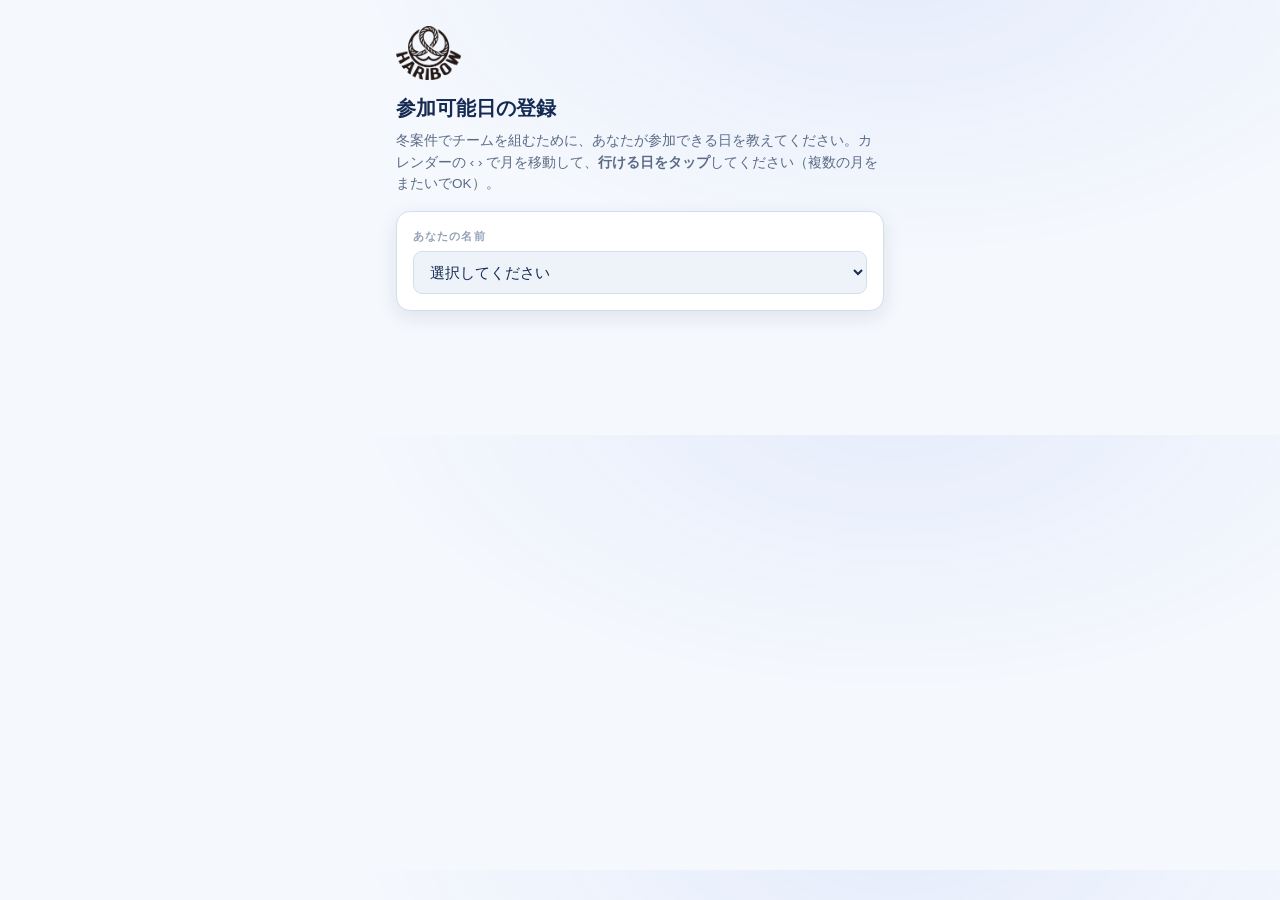
<file: availability.html>
<!DOCTYPE html>
<html lang="ja">
<head>
<meta charset="UTF-8">
<meta name="viewport" content="width=device-width, initial-scale=1.0">
<title>HARIBOW 参加可能日の登録</title>
<style>
:root{--bg:#f5f8fd;--panel:#ffffff;--line:#d3deec;--ink:#142a52;--dim:#5b6b86;--faint:#93a1b8;--blue:#2563eb;--ok:#1a9b66;--warn:#d1502f;--shadow:0 6px 20px rgba(20,42,82,.10)}
*{box-sizing:border-box}
body{margin:0;background:radial-gradient(900px 500px at 70% -10%,rgba(37,99,235,.08),transparent 60%),var(--bg);color:var(--ink);font-family:-apple-system,BlinkMacSystemFont,"Hiragino Sans","Noto Sans JP",sans-serif;font-feature-settings:"palt";-webkit-font-smoothing:antialiased;line-height:1.6}
.wrap{max-width:520px;margin:0 auto;padding:22px 16px 110px}
h1{font-size:20px;font-weight:800;margin:0 0 6px}
h1 b{color:var(--blue)}
.logo{height:54px;width:auto;display:block;margin:4px 0 12px}
.lead{color:var(--dim);font-size:13.5px;margin:0 0 16px}
.card{background:var(--panel);border:1px solid var(--line);border-radius:14px;box-shadow:var(--shadow);padding:16px;margin-bottom:14px}
label{display:block;font-size:11px;color:var(--faint);text-transform:uppercase;letter-spacing:.1em;font-weight:700;margin-bottom:6px}
select{width:100%;background:#eef3fa;border:1px solid var(--line);color:var(--ink);border-radius:9px;padding:11px 12px;font-size:15px;font-family:inherit}
.calhead{display:flex;align-items:center;justify-content:space-between;margin-bottom:10px}
.calhead .ym{font-size:17px;font-weight:800}
.nav{background:#eef3fa;border:1px solid var(--line);color:var(--blue);border-radius:9px;width:42px;height:38px;font-size:18px;font-weight:800;cursor:pointer}
.dow{display:grid;grid-template-columns:repeat(7,1fr);gap:4px;margin-bottom:4px}
.dow div{text-align:center;font-size:11px;color:var(--faint);font-weight:700;padding:2px 0}
.dow .sun{color:#d1502f}.dow .sat{color:#2563eb}
.grid{display:grid;grid-template-columns:repeat(7,1fr);gap:4px}
.day{aspect-ratio:1/1;border:1px solid var(--line);border-radius:9px;background:#fbfcfe;font-size:15px;font-weight:700;color:var(--ink);cursor:pointer;display:flex;align-items:center;justify-content:center;padding:0;-webkit-tap-highlight-color:transparent}
.day.blank{border:0;background:transparent;cursor:default}
.day.on{background:var(--ok);border-color:var(--ok);color:#fff;box-shadow:0 2px 8px rgba(26,155,102,.3)}
.day.today{outline:2px solid var(--blue);outline-offset:-2px}
.count{text-align:center;font-size:14px;color:var(--dim);margin:14px 0 4px}
.count b{color:var(--ok);font-size:18px}
.sel{font-size:12px;color:var(--faint);margin-top:6px;line-height:1.7;word-break:break-all}
.foot{position:fixed;left:0;right:0;bottom:0;padding:12px 16px calc(12px + env(safe-area-inset-bottom));background:linear-gradient(180deg,transparent,var(--bg) 30%)}
.foot .inner{max-width:520px;margin:0 auto}
.btn{width:100%;background:var(--blue);color:#fff;border:0;border-radius:11px;padding:15px;font-size:15px;font-weight:800;cursor:pointer;box-shadow:0 4px 16px rgba(37,99,235,.28)}
.btn:disabled{opacity:.5}
.err{color:var(--warn);font-size:13px;margin-top:8px;display:none;text-align:center}
.done{text-align:center;padding:50px 20px}
.done .ck{font-size:44px;color:var(--ok);font-weight:800}
.done h2{font-size:20px;margin:12px 0 6px}
.muted{color:var(--faint);font-size:12.5px}
#area{display:none}
.tip{background:rgba(37,99,235,.06);border:1px solid var(--line);border-radius:10px;padding:10px 12px;font-size:12.5px;color:var(--dim);margin-bottom:12px}
.qbtn{flex:1;background:#eef3fa;border:1px solid var(--line);color:var(--blue);border-radius:9px;padding:9px 6px;font-size:12.5px;font-weight:700;cursor:pointer;font-family:inherit}
.qbtn.clear{color:var(--dim)}
.myinfo{margin-bottom:12px}
.myinfo .rec{background:#f0f7f2;border:1px solid #bfe2cc;border-radius:10px;padding:11px 12px;font-size:12.5px;color:#1a6b47;margin-bottom:8px}
.myinfo .rec b{color:var(--ok)}
.myinfo .bk{background:rgba(37,99,235,.05);border:1px solid var(--line);border-radius:10px;padding:11px 12px;font-size:12.5px;color:var(--ink)}
.myinfo .bk .ttl{font-weight:800;color:var(--blue);margin-bottom:4px}
.myinfo .bk .row{color:var(--dim);padding:2px 0}
.myinfo .bk .row b{color:var(--ink)}
</style>
</head>
<body>
<div class="wrap">
  <img class="logo" src="assets/haribow-logo.png" alt="HARIBOW">
  <h1>参加可能日の登録</h1>
  <p class="lead">冬案件でチームを組むために、あなたが参加できる日を教えてください。カレンダーの ‹ › で月を移動して、<b>行ける日をタップ</b>してください（複数の月をまたいでOK）。</p>

  <div class="card">
    <label>あなたの名前</label>
    <select id="who"><option value="">選択してください</option></select>
  </div>

  <div id="area">
    <div id="myinfo"></div>
    <div class="tip">緑になっている日＝行ける日です。もう一度タップで解除。前回登録していれば自動で復元されます（送信すると上書き）。</div>
    <div class="card">
      <div class="calhead">
        <button class="nav" id="prev" type="button">‹</button>
        <div class="ym" id="ym"></div>
        <button class="nav" id="next" type="button">›</button>
      </div>
      <div style="display:flex;gap:8px;margin:0 0 10px">
        <button class="qbtn" id="monthAll" type="button">この月ぜんぶ選ぶ</button>
        <button class="qbtn" id="monthClear" type="button">この月をクリア</button>
      </div>
      <div class="dow"><div class="sun">日</div><div>月</div><div>火</div><div>水</div><div>木</div><div>金</div><div class="sat">土</div></div>
      <div class="grid" id="grid"></div>
      <div class="count">行ける日：<b id="cnt">0</b> 日</div>
      <div class="sel" id="sel"></div>
    </div>
  </div>

  <div class="done" id="done" style="display:none">
    <div class="ck">✓</div>
    <h2>登録ありがとうございました！</h2>
    <p class="muted">参加可能日を受け付けました。変更があればまたこのページから登録できます。</p>
    <button class="btn" id="backTop" type="button" style="display:block;max-width:260px;margin:22px auto 0">トップに戻る</button>
  </div>
</div>

<div class="foot" id="foot" style="display:none"><div class="inner">
  <button class="btn" id="send" type="button">この内容で送信する</button>
  <div class="err" id="err">行ける日が1日も選ばれていません。</div>
</div></div>

<script>
var GAS="https://script.google.com/macros/s/AKfycbyDIMQbIFqT5n4xoBF-tETojJbj79t5QUVoB21BFUcc4JknGS7FjLeEBuIqMZxc_ytA/exec";
var NAMES=["勝山誠也", "岸本汰陽", "稲葉大空", "福間天友", "藤嶋一晴", "前田航希", "黒岩基", "谷瑠奈", "杉本春樹", "高木 美幸", "京田幸隆", "武山 心", "瀬川浩生", "足立葵叶", "江尻 瑞輝", "竹中理貴", "牟田頼加", "佐藤善平", "宮川凛空", "角森弘太朗", "田丸拓也", "勇 奏太", "坂井奏", "堀越 優", "鈴木真海", "関野咲希", "西川世那", "飯田優佳", "三好薫月", "仁和柊人", "今村琳乃介", "二階堂笑穂", "城向葵", "伊藤奨悟", "門野暖大", "太田煌大", "山岸煌", "工藤美怜", "太田唄心", "菅原一真", "渡邉 沙來", "永井竜介", "正木菜海", "吉村悠里", "佐伯健太", "金箱秀亮", "佐藤姫礼", "鈴木梨優", "安田裕貴", "下村琉唯", "鈴木小暖", "徳永芹", "森哉大", "稗田悠介", "森大耀", "長谷川惺也", "山﨑理人", "服部快", "坂田潤弥", "加藤周平", "海野鷹幸", "松澤竜介", "井端真秀", "三輪卓海"];
var whoEl=document.getElementById("who");
// 名前リストは team-builder のメンバーマスタ（在籍者）に連動。取得失敗時は上の固定リストにフォールバック。
function fillNames(list){
  var cur=whoEl.value;
  whoEl.innerHTML='<option value="">選択してください</option>';
  list.forEach(function(n){var o=document.createElement("option");o.value=n;o.textContent=n;whoEl.appendChild(o);});
  if(cur)whoEl.value=cur;
}
fillNames(NAMES); // まず固定リストで即描画（体感速度＆オフライン保険）
(function(){
  var cb="__roster_"+Math.floor(Date.now()/1000);
  var done=false;
  window[cb]=function(res){ done=true;
    if(res&&res.ok&&res.names&&res.names.length){ NAMES=res.names; fillNames(NAMES); }
    try{delete window[cb];}catch(e){}
    if(s.parentNode)s.parentNode.removeChild(s);
  };
  var s=document.createElement("script");
  s.src=GAS+"?roster=1&callback="+cb;
  s.onerror=function(){ if(s.parentNode)s.parentNode.removeChild(s); }; // 失敗＝固定リスト維持
  document.body.appendChild(s);
  setTimeout(function(){ if(!done && s.parentNode)s.parentNode.removeChild(s); },8000);
})();

var selected={}; // "2026-10-05": true
var curY=2026, curM=10; // 既定=2026年10月
function pad(n){return (n<10?"0":"")+n;}
function key(y,m,d){return y+"-"+pad(m)+"-"+pad(d);}
function renderCal(){
  document.getElementById("ym").textContent=curY+"年"+curM+"月";
  var first=new Date(curY,curM-1,1).getDay();
  var days=new Date(curY,curM,0).getDate();
  var today=new Date(); var tk=key(today.getFullYear(),today.getMonth()+1,today.getDate());
  var g=document.getElementById("grid"); g.innerHTML="";
  for(var i=0;i<first;i++){var b=document.createElement("div");b.className="day blank";g.appendChild(b);}
  for(var d=1;d<=days;d++){
    var k=key(curY,curM,d);
    var b=document.createElement("button");b.type="button";b.className="day"+(selected[k]?" on":"")+(k===tk?" today":"");
    b.textContent=d; b.dataset.k=k;
    g.appendChild(b);
  }
  updateCount();
}
function updateCount(){
  var keys=Object.keys(selected).filter(function(k){return selected[k];}).sort();
  document.getElementById("cnt").textContent=keys.length;
  // 月ごとに要約
  var by={};
  keys.forEach(function(k){var p=k.split("-");var mk=(+p[0])+"年"+(+p[1])+"月";(by[mk]=by[mk]||[]).push(+p[2]);});
  document.getElementById("sel").innerHTML=Object.keys(by).map(function(mk){return mk+"："+by[mk].join("・")+"日";}).join("<br>");
}
document.getElementById("grid").addEventListener("click",function(e){
  var b=e.target.closest(".day"); if(!b||b.classList.contains("blank"))return;
  var k=b.dataset.k; if(selected[k]){delete selected[k];b.classList.remove("on");}else{selected[k]=true;b.classList.add("on");}
  updateCount();
});
document.getElementById("prev").addEventListener("click",function(){curM--;if(curM<1){curM=12;curY--;}renderCal();});
document.getElementById("next").addEventListener("click",function(){curM++;if(curM>12){curM=1;curY++;}renderCal();});
whoEl.addEventListener("change",function(){
  var on=!!whoEl.value;
  document.getElementById("area").style.display=on?"block":"none";
  document.getElementById("foot").style.display=on?"block":"none";
  selected={};
  document.getElementById("myinfo").innerHTML="";
  if(on){ renderCal(); loadMyData(whoEl.value); }
});
// 本人の登録済み参加可能日＋確定案件をJSONPで取得して復元・表示
var jsonpN=0;
function loadMyData(name){
  var fn="mydata_cb_"+(jsonpN++);
  var box=document.getElementById("myinfo");
  box.innerHTML='<div class="rec" style="color:var(--dim);background:#f5f8fd;border-color:var(--line)">読み込み中…</div>';
  var done=false;
  var to=setTimeout(function(){ if(done)return; done=true; box.innerHTML=""; cleanup(); },6000);
  function cleanup(){ try{delete window[fn];}catch(e){window[fn]=null;} var s=document.getElementById(fn); if(s)s.remove(); }
  window[fn]=function(res){
    if(done)return; done=true; clearTimeout(to); cleanup();
    if(whoEl.value!==name)return; // 選択が変わっていたら無視
    var html="";
    // 前回登録の復元
    if(res&&res.dates&&res.dates.length){
      res.dates.forEach(function(d){ selected[d]=true; });
      html+='<div class="rec">前回登録した参加可能日（<b>'+res.dates.length+'日</b>）を復元しました。修正して送信すると上書きされます。</div>';
      // 最初の登録日の月にジャンプ
      var f=res.dates.slice().sort()[0].split("-");
      curY=+f[0]; curM=+f[1];
      renderCal();
    }
    // 確定した案件（稼働状況）
    if(res&&res.bookings&&res.bookings.length){
      var rows=res.bookings.map(function(b){
        return '<div class="row"><b>'+esc(b.name)+'</b>　'+esc(b.start)+' 〜 '+esc(b.end)+'</div>';
      }).join("");
      html+='<div class="bk"><div class="ttl">あなたが参加確定している案件</div>'+rows+'<div class="row" style="margin-top:6px;font-size:11.5px;color:var(--faint)">この期間はすでに稼働予定として登録されています。</div></div>';
    }
    box.innerHTML=html;
  };
  var s=document.createElement("script");
  s.id=fn; s.src=GAS+"?mydata="+encodeURIComponent(name)+"&callback="+fn;
  s.onerror=function(){ if(done)return; done=true; clearTimeout(to); box.innerHTML=""; cleanup(); };
  document.body.appendChild(s);
}
function esc(s){return String(s==null?"":s).replace(/[&<>"]/g,function(c){return {"&":"&amp;","<":"&lt;",">":"&gt;",'"':"&quot;"}[c];});}
// 月まとめ選択／クリア
document.getElementById("monthAll").addEventListener("click",function(){
  var days=new Date(curY,curM,0).getDate();
  for(var d=1;d<=days;d++){ selected[key(curY,curM,d)]=true; }
  renderCal();
});
document.getElementById("monthClear").addEventListener("click",function(){
  var days=new Date(curY,curM,0).getDate();
  for(var d=1;d<=days;d++){ delete selected[key(curY,curM,d)]; }
  renderCal();
});
document.getElementById("send").addEventListener("click",function(){
  var name=whoEl.value; if(!name)return;
  var dates=Object.keys(selected).filter(function(k){return selected[k];}).sort();
  if(!dates.length){document.getElementById("err").style.display="block";return;}
  var btn=document.getElementById("send");btn.disabled=true;btn.textContent="送信中…";
  fetch(GAS,{method:"POST",mode:"no-cors",headers:{"Content-Type":"text/plain;charset=utf-8"},
    body:JSON.stringify({type:"availability",name:name,dates:dates})})
    .then(finish).catch(finish);
  setTimeout(finish,4000);
});
document.getElementById("backTop").addEventListener("click",function(){ window.scrollTo(0,0); location.reload(); });
var fin=false;function finish(){if(fin)return;fin=true;
  document.getElementById("area").style.display="none";
  document.querySelectorAll(".card").forEach(function(c){c.style.display="none";});
  document.querySelector(".lead").style.display="none";
  document.getElementById("foot").style.display="none";
  document.getElementById("done").style.display="block";
  window.scrollTo(0,0);
}
</script>
</body>
</html>
</file>
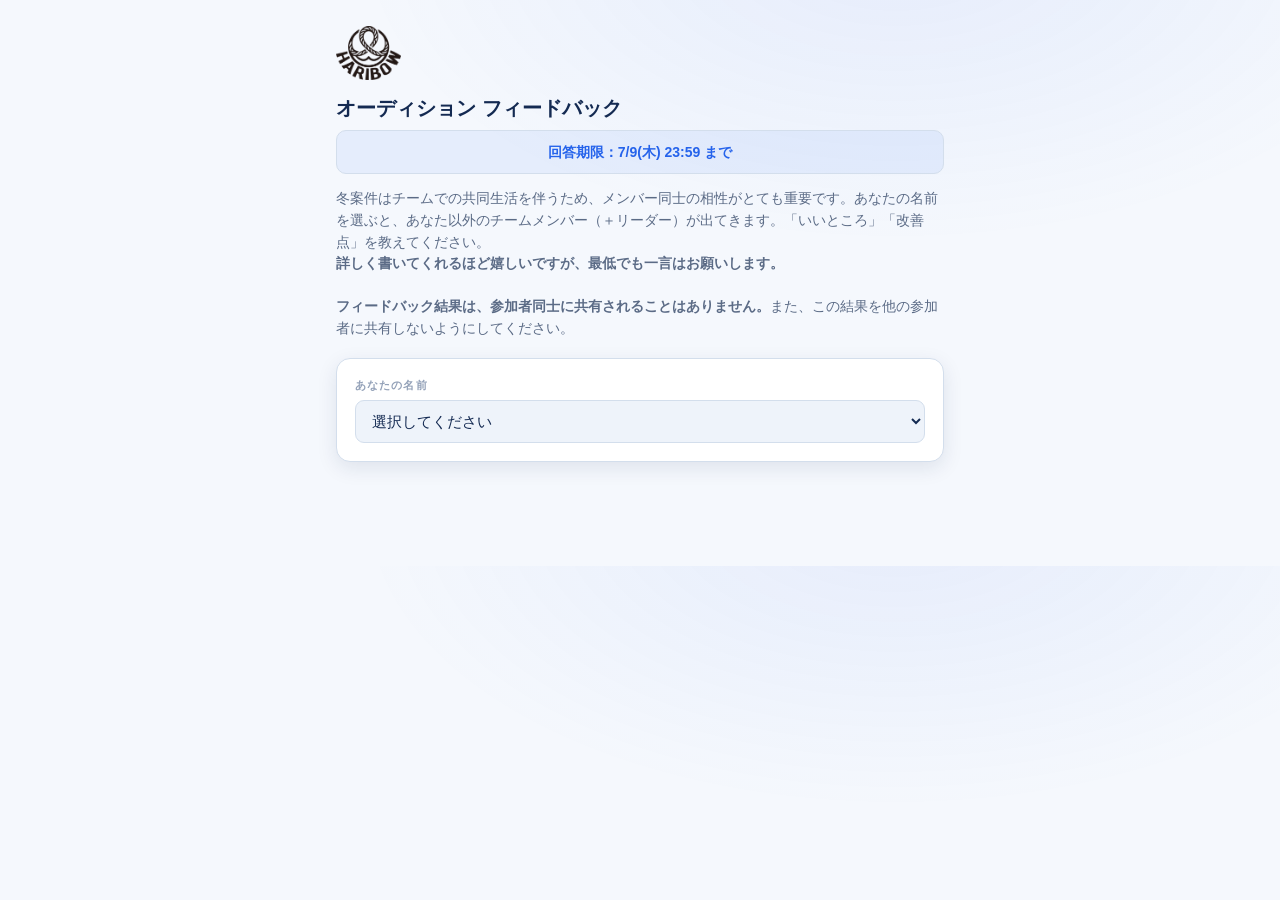
<file: feedback.html>
<!DOCTYPE html>
<html lang="ja">
<head>
<meta charset="UTF-8">
<meta name="viewport" content="width=device-width, initial-scale=1.0">
<title>HARIBOW オーディション フィードバック</title>
<style>
:root{--bg:#f5f8fd;--panel:#ffffff;--line:#d3deec;--ink:#142a52;--dim:#5b6b86;--faint:#93a1b8;--blue:#2563eb;--ok:#1a9b66;--warn:#d1502f;--shadow:0 6px 20px rgba(20,42,82,.10)}
*{box-sizing:border-box}
body{margin:0;background:radial-gradient(900px 500px at 70% -10%,rgba(37,99,235,.08),transparent 60%),var(--bg);color:var(--ink);font-family:-apple-system,BlinkMacSystemFont,"Hiragino Sans","Noto Sans JP",sans-serif;font-feature-settings:"palt";-webkit-font-smoothing:antialiased;line-height:1.6}
.wrap{max-width:640px;margin:0 auto;padding:22px 16px 90px}
h1{font-size:20px;font-weight:800;margin:0 0 6px}
h1 b{color:var(--blue)}
.logo{height:54px;width:auto;display:block;margin:4px 0 12px}
.lead{color:var(--dim);font-size:13.5px;margin:0 0 18px}
.ddl{background:rgba(37,99,235,.08);border:1px solid var(--line);color:var(--blue);font-weight:800;border-radius:10px;padding:10px 14px;margin:0 0 14px;font-size:14px;text-align:center}
.sec-t{font-size:15px;font-weight:800;margin:26px 0 4px}
.sec-t .req{font-size:11px;color:#fff;background:var(--warn);padding:2px 7px;border-radius:6px;margin-left:8px;vertical-align:middle;letter-spacing:.03em}
.sec-t .opt{font-size:11px;color:var(--dim);background:#e7edf6;padding:2px 7px;border-radius:6px;margin-left:8px;vertical-align:middle}
.sec-d{color:var(--dim);font-size:12.5px;margin:0 0 10px}
.card{background:var(--panel);border:1px solid var(--line);border-radius:14px;box-shadow:var(--shadow);padding:18px;margin-bottom:14px}
label{display:block;font-size:11px;color:var(--faint);text-transform:uppercase;letter-spacing:.1em;font-weight:700;margin-bottom:6px}
select,input,textarea{width:100%;background:#eef3fa;border:1px solid var(--line);color:var(--ink);border-radius:9px;padding:11px 12px;font-size:15px;font-family:inherit}
textarea{min-height:46px;resize:vertical}
.person{border:1px solid var(--line);border-radius:12px;padding:14px;margin-bottom:12px;background:#fbfcfe}
.person h3{margin:0 0 10px;font-size:16px;font-weight:800;display:flex;align-items:center;gap:8px}
.tag{font-size:10px;font-weight:800;color:var(--blue);background:rgba(37,99,235,.1);padding:2px 8px;border-radius:6px;letter-spacing:.04em}
.tag.ld{color:#0f766e;background:rgba(15,118,110,.12)}
.rm{margin-left:auto;font-size:12px;color:var(--warn);background:none;border:0;cursor:pointer;font-weight:700;width:auto;padding:2px 4px}
.fld{margin-bottom:10px}
.fld:last-child{margin:0}
.fld .k{font-size:12px;font-weight:700;margin-bottom:4px}
.k .g{color:var(--ok)} .k .b{color:var(--warn)}
.btn{width:100%;background:var(--blue);color:#fff;border:0;border-radius:10px;padding:15px;font-size:15px;font-weight:800;cursor:pointer;box-shadow:0 4px 16px rgba(37,99,235,.28);letter-spacing:.03em}
.btn:disabled{opacity:.5}
.addrow{display:flex;gap:8px}
.addrow select{flex:1}
.addbtn{width:auto;white-space:nowrap;background:#e7edf6;color:var(--blue);border:1px solid var(--line);border-radius:9px;padding:0 16px;font-weight:800;cursor:pointer;font-size:14px}
.muted{color:var(--faint);font-size:12.5px}
.err{color:var(--warn);font-size:13px;margin-top:8px;display:none}
.done{text-align:center;padding:50px 20px}
.done .ck{font-size:44px;color:var(--ok);font-weight:800}
.done h2{font-size:20px;margin:12px 0 6px}
#area{display:none}
</style>
</head>
<body>
<div class="wrap">
  <img class="logo" src="assets/haribow-logo.png" alt="HARIBOW">
  <h1>オーディション フィードバック</h1>
  <div class="ddl">回答期限：7/9(木) 23:59 まで</div>
  <p class="lead">冬案件はチームでの共同生活を伴うため、メンバー同士の相性がとても重要です。あなたの名前を選ぶと、あなた以外のチームメンバー（＋リーダー）が出てきます。「いいところ」「改善点」を教えてください。<br><b>詳しく書いてくれるほど嬉しいですが、最低でも一言はお願いします。</b><br><br><b>フィードバック結果は、参加者同士に共有されることはありません。</b>また、この結果を他の参加者に共有しないようにしてください。</p>

  <div id="form">
    <div class="card">
      <label>あなたの名前</label>
      <select id="who"><option value="">選択してください</option></select>
    </div>

    <div id="area">
      <div class="sec-t">あなたのチーム<span class="req">必須</span></div>
      <div class="sec-d">同じチームの参加者とリーダーについて、一言ずつお願いします。</div>
      <div id="team"></div>

      <div class="sec-t">他の参加者へのひとこと<span class="opt">任意</span></div>
      <div class="sec-d">他のチームで気になった人がいれば、名前を選んで追加してください（任意）。</div>
      <div class="card">
        <div class="addrow">
          <select id="pick"><option value="">名前を選んで追加</option></select>
          <button class="addbtn" id="addbtn" type="button">＋追加</button>
        </div>
        <div id="others" style="margin-top:12px"></div>
      </div>

      <div class="sec-t">オーディションへの感想・改善点<span class="opt">任意</span></div>
      <div class="sec-d">運営やオーディション自体について、感じたことがあれば自由にどうぞ（任意）。</div>
      <div class="card"><textarea id="overall" placeholder="自由記入（任意）" style="min-height:80px"></textarea></div>

      <div class="card">
        <button class="btn" id="send" type="button">送信する</button>
        <div class="err" id="err">チームメンバーの欄に未記入があります。全員分の記入をお願いします。</div>
        <p class="muted" style="margin:10px 0 0">送信は1回でお願いします。修正が必要な時は運営へ連絡してください。</p>
      </div>
    </div>
  </div>

  <div class="done" id="done" style="display:none">
    <div class="ck">✓</div>
    <h2>送信ありがとうございました！</h2>
    <p class="muted">フィードバックを受け付けました。</p>
  </div>
</div>

<script>
var GAS="https://script.google.com/macros/s/AKfycbyDIMQbIFqT5n4xoBF-tETojJbj79t5QUVoB21BFUcc4JknGS7FjLeEBuIqMZxc_ytA/exec";
var TEAMS=[
 {venue:'大阪',name:'チーム1',leader:'ライカ',members:['佐伯健太','佐藤姫礼','足立葵叶','正木菜海']},
 {venue:'大阪',name:'チーム2',leader:'Takumi',members:['鈴木梨優','太田煌大','門野暖大','太田唄心']},
 {venue:'東京',name:'チーム1',leader:'そら',members:['工藤美怜','徳永芹','長谷川惺也','鈴木小暖']},
 {venue:'東京',name:'チーム2',leader:'奏',members:['金箱秀亮','二階堂笑穂','吉村悠里','山岸煌']},
 {venue:'東京',name:'チーム3',leader:'ゆう',members:['下村琉唯','西川世那','鈴木真海','森哉大']},
 {venue:'東京',name:'チーム4',leader:'ゆきたか',members:['渡邉沙來','稗田悠介','宮川凛空','関野咲希']},
 {venue:'東京',name:'チーム5',leader:'みさき',members:['仁和柊人','山﨑理人','森大耀','三好薫月']},
 {venue:'東京',name:'チーム6',leader:'みずき',members:['飯田優佳','服部快','今村琳乃介','永井竜介']}
];
var teamOf={},allMembers=[];
TEAMS.forEach(function(t){ t.members.forEach(function(m){ teamOf[m]=t; allMembers.push(m); }); });
var whoEl=document.getElementById('who');
allMembers.forEach(function(m){ var o=document.createElement('option'); o.value=m; o.textContent=m; whoEl.appendChild(o); });

var teamTargets=[], otherTargets=[];
function personCard(nameLabel, isLeader, kind, idx){
  var div=document.createElement('div'); div.className='person';
  var rm = kind==='他メンバー' ? '<button class="rm" data-rm="'+idx+'" type="button">削除</button>' : '';
  div.innerHTML='<h3>'+nameLabel+(isLeader?' <span class="tag ld">リーダー</span>':' <span class="tag">'+(kind==='他メンバー'?'他チーム':'メンバー')+'</span>')+rm+'</h3>'+
    '<div class="fld"><div class="k"><span class="g">◎ いいところ</span></div><textarea data-k="'+kind+'" data-i="'+idx+'" data-t="good" placeholder="'+(kind==='他メンバー'?'任意':'できれば詳しく（最低でも一言）')+'"></textarea></div>'+
    '<div class="fld"><div class="k"><span class="b">△ 改善点</span></div><textarea data-k="'+kind+'" data-i="'+idx+'" data-t="improve" placeholder="'+(kind==='他メンバー'?'任意':'できれば詳しく（最低でも一言）')+'"></textarea></div>';
  return div;
}
function refreshPick(){
  var self=whoEl.value; var t=teamOf[self];
  var used=otherTargets.slice();
  var pick=document.getElementById('pick'); pick.innerHTML='<option value="">名前を選んで追加</option>';
  allMembers.forEach(function(m){
    if(m===self) return;
    if(t && t.members.indexOf(m)>=0) return; // 自チームは除外
    if(used.indexOf(m)>=0) return;
    var o=document.createElement('option'); o.value=m; o.textContent=m; pick.appendChild(o);
  });
}
whoEl.addEventListener('change',function(){
  var self=whoEl.value; var area=document.getElementById('area');
  var tc=document.getElementById('team'); tc.innerHTML=''; teamTargets=[]; otherTargets=[]; document.getElementById('others').innerHTML='';
  if(!self){ area.style.display='none'; return; }
  var t=teamOf[self];
  var others=t.members.filter(function(m){return m!==self;}).map(function(m){return {name:m,leader:false};});
  others.push({name:t.leader,leader:true});
  others.forEach(function(o,i){ teamTargets.push(o.name); tc.appendChild(personCard(o.name,o.leader,'自チーム',i)); });
  refreshPick(); document.getElementById('err').style.display='none'; area.style.display='block';
});
document.getElementById('addbtn').addEventListener('click',function(){
  var pick=document.getElementById('pick'); var v=pick.value; if(!v) return;
  var idx=otherTargets.length; otherTargets.push(v);
  document.getElementById('others').appendChild(personCard(v,false,'他メンバー',idx));
  refreshPick();
});
document.getElementById('others').addEventListener('click',function(e){
  var b=e.target.closest('[data-rm]'); if(!b) return;
  var idx=+b.getAttribute('data-rm'); otherTargets[idx]=null;
  b.closest('.person').remove(); refreshPick();
});
document.getElementById('send').addEventListener('click',function(){
  var self=whoEl.value; if(!self) return; var t=teamOf[self];
  var items=[];
  var missing=false;
  teamTargets.forEach(function(name,i){
    var g=document.querySelector('textarea[data-k="自チーム"][data-i="'+i+'"][data-t="good"]').value.trim();
    var b=document.querySelector('textarea[data-k="自チーム"][data-i="'+i+'"][data-t="improve"]').value.trim();
    if(!g||!b) missing=true;
    items.push({kind:'自チーム',target:name,good:g,improve:b});
  });
  if(missing){ document.getElementById('err').style.display='block'; return; }
  otherTargets.forEach(function(name,i){
    if(!name) return;
    var g=(document.querySelector('textarea[data-k="他メンバー"][data-i="'+i+'"][data-t="good"]')||{}).value||'';
    var b=(document.querySelector('textarea[data-k="他メンバー"][data-i="'+i+'"][data-t="improve"]')||{}).value||'';
    if(g.trim()||b.trim()) items.push({kind:'他メンバー',target:name,good:g.trim(),improve:b.trim()});
  });
  var overall=document.getElementById('overall').value.trim();
  var payload={respondent:self,team:t.venue+t.name,items:items,overall:overall};
  var btn=document.getElementById('send'); btn.disabled=true; btn.textContent='送信中…';
  fetch(GAS,{method:'POST',mode:'no-cors',headers:{'Content-Type':'text/plain;charset=utf-8'},body:JSON.stringify(payload)})
    .then(function(){ finish(); })
    .catch(function(){ finish(); }); // no-corsは結果を読めないため楽観的に完了表示
  setTimeout(finish,4000);
});
var finished=false;
function finish(){ if(finished) return; finished=true;
  document.getElementById('form').style.display='none';
  document.getElementById('done').style.display='block';
  window.scrollTo(0,0);
}
</script>
</body>
</html>
</file>
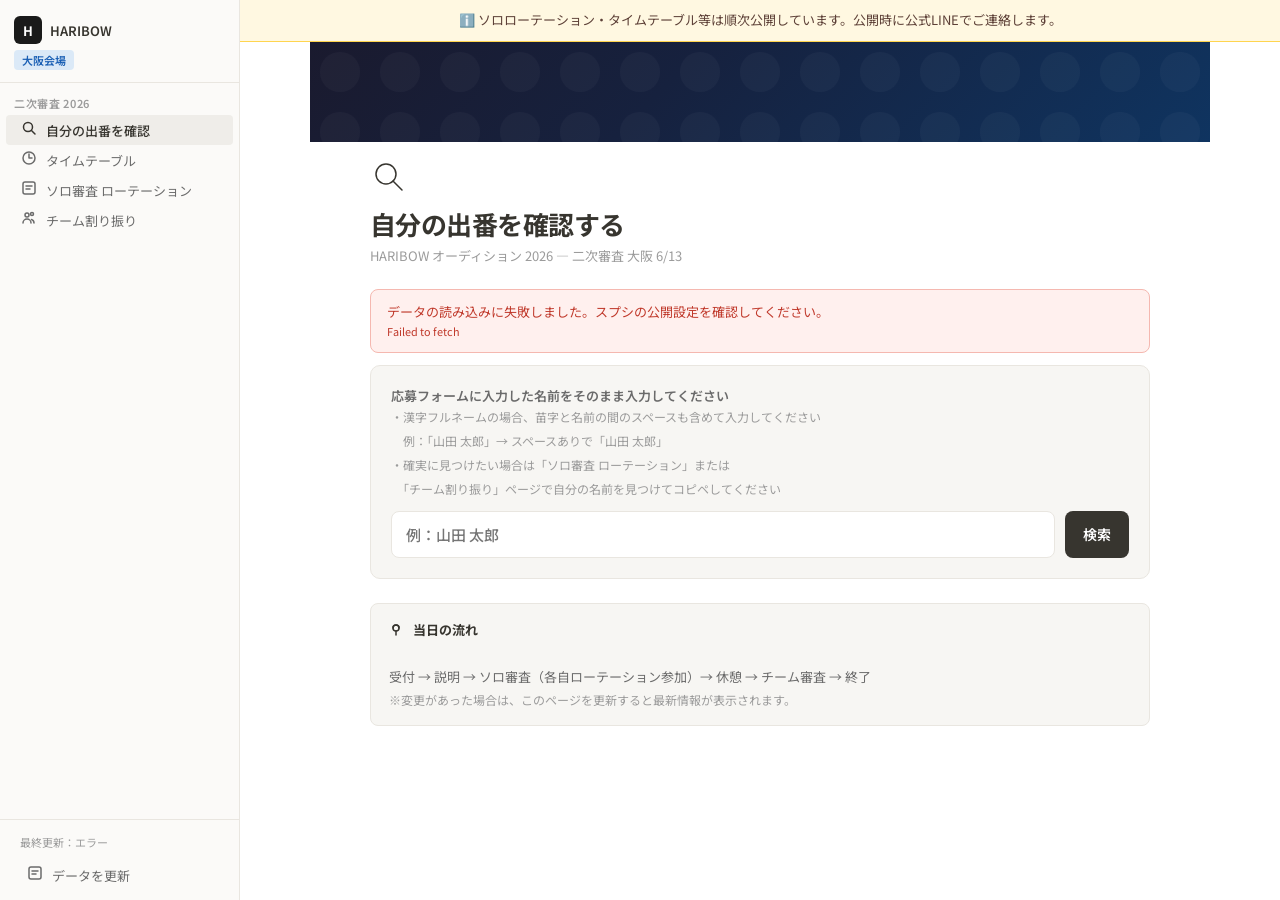
<file: osaka.html>
<!DOCTYPE html>
<html lang="ja">
<head>
<meta charset="UTF-8">
<meta name="viewport" content="width=device-width, initial-scale=1.0">
<title>HARIBOW オーディション 2026</title>
<script>window.VENUE_KEY='osaka';</script>
<link rel="stylesheet" href="common.css">
</head>
<body>

<!-- ─── SIDEBAR ─── -->
<div class="sidebar">
  <div class="sidebar-header">
    <div class="workspace-row">
      <div class="workspace-icon">H</div>
      <div class="workspace-name">HARIBOW</div>
    </div>
    <div class="venue-badge" id="venueBadge">会場</div>
  </div>
  <div class="sidebar-section">
    <div class="sidebar-label">二次審査 2026</div>
    <div class="sidebar-item active" onclick="showPage('search',this)"><span class="icon"><svg width="16" height="16" viewBox="0 0 16 16" fill="none" stroke="currentColor" stroke-width="1.5" stroke-linecap="round" stroke-linejoin="round"><circle cx="7" cy="7" r="4.5"/><line x1="10.5" y1="10.5" x2="14" y2="14"/></svg></span> 自分の出番を確認</div>
    <div class="sidebar-item" onclick="showPage('timetable',this)"><span class="icon"><svg width="16" height="16" viewBox="0 0 16 16" fill="none" stroke="currentColor" stroke-width="1.5" stroke-linecap="round" stroke-linejoin="round"><circle cx="8" cy="8" r="6"/><polyline points="8,4 8,8 11,8"/></svg></span> タイムテーブル</div>
    <div class="sidebar-item" onclick="showPage('rotation',this)"><span class="icon"><svg width="16" height="16" viewBox="0 0 16 16" fill="none" stroke="currentColor" stroke-width="1.5" stroke-linecap="round" stroke-linejoin="round"><rect x="2" y="2" width="12" height="12" rx="2"/><line x1="5" y1="6" x2="11" y2="6"/><line x1="5" y1="9" x2="9" y2="9"/></svg></span> ソロ審査 ローテーション</div>
    <div class="sidebar-item" onclick="showPage('team',this)"><span class="icon"><svg width="16" height="16" viewBox="0 0 16 16" fill="none" stroke="currentColor" stroke-width="1.5" stroke-linecap="round" stroke-linejoin="round"><circle cx="6" cy="5" r="2"/><path d="M2 13c0-2.2 1.8-4 4-4s4 1.8 4 4"/><circle cx="11" cy="4" r="1.5"/><path d="M13 13c0-1.7-1-3-2.5-3.5"/></svg></span> チーム割り振り</div>
  </div>
  <div class="sidebar-bottom">
    <div class="last-updated">最終更新：<span id="lastUpdated">読み込み中...</span></div>
    <div class="sidebar-item" onclick="reloadData()" style="margin-top:4px"><span class="icon"><svg width="16" height="16" viewBox="0 0 16 16" fill="none" stroke="currentColor" stroke-width="1.5" stroke-linecap="round" stroke-linejoin="round"><rect x="2" y="2" width="12" height="12" rx="2"/><line x1="5" y1="6" x2="11" y2="6"/><line x1="5" y1="9" x2="9" y2="9"/></svg></span> データを更新</div>
  </div>
</div>

<!-- ─── MAIN ─── -->
<div class="main">

<!-- 公開状況バナー -->
<div style="background:#fff8e1;border-bottom:1px solid #ffd54f;padding:10px 16px;font-size:13px;color:#5d4037;line-height:1.6;text-align:center">
  ℹ️ ソロローテーション・タイムテーブル等は順次公開しています。公開時に公式LINEでご連絡します。
</div>

<!-- 自分の出番確認 -->
<div id="page-search" class="page active">
  <div class="page-cover"></div>
  <div class="page-emoji"><svg width="36" height="36" viewBox="0 0 36 36" fill="none" stroke="#37352f" stroke-width="1.5" stroke-linecap="round" stroke-linejoin="round"><circle cx="16" cy="16" r="10"/><line x1="23" y1="23" x2="32" y2="32"/></svg></div>
  <div class="page-title">自分の出番を確認する</div>
  <div class="page-subtitle" id="search-subtitle">HARIBOW オーディション 2026 — 二次審査</div>

  <div id="venueInfoBlock">
    <div class="loading"><div class="spinner"></div>会場情報を読み込み中...</div>
  </div>

  <div class="search-section">
    <div class="search-title">
      応募フォームに入力した名前をそのまま入力してください<br>
      <span style="font-size:12px;font-weight:400;color:var(--text3);line-height:2">
        ・漢字フルネームの場合、苗字と名前の間のスペースも含めて入力してください<br>
        　例：「山田 太郎」→ スペースありで「山田 太郎」<br>
        ・確実に見つけたい場合は「ソロ審査 ローテーション」または<br>
        　「チーム割り振り」ページで自分の名前を見つけてコピペしてください
      </span>
    </div>
    <div class="search-row">
      <input class="search-input" id="nameInput" type="text" placeholder="例：山田 太郎" oninput="searchName()">
      <button class="search-btn" onclick="searchName()">検索</button>
    </div>
    <div id="searchResult"></div>
  </div>

  <div style="background:var(--bg2);border:1px solid var(--border);border-radius:8px;padding:14px 18px;font-size:13px;color:var(--text2);line-height:1.8">
    <strong style="color:var(--text);display:flex;align-items:center;gap:6px"><svg width="14" height="14" viewBox="0 0 14 14" fill="none" stroke="currentColor" stroke-width="1.5" stroke-linecap="round" stroke-linejoin="round" style="display:inline;vertical-align:middle;margin-right:4px"><circle cx="7" cy="6" r="3"/><path d="M7 9v4M4 6a3 3 0 0 1 6 0"/></svg>当日の流れ</strong><br>
    受付 → 説明 → ソロ審査（各自ローテーション参加）→ 休憩 → チーム審査 → 終了<br>
    <span style="font-size:12px;color:var(--text3)">※変更があった場合は、このページを更新すると最新情報が表示されます。</span>
  </div>
</div>

<!-- タイムテーブル -->
<div id="page-timetable" class="page">
  <div class="page-cover"></div>
  <div class="page-emoji"><svg width="36" height="36" viewBox="0 0 36 36" fill="none" stroke="#37352f" stroke-width="1.5" stroke-linecap="round" stroke-linejoin="round"><circle cx="18" cy="18" r="13"/><polyline points="18,9 18,18 24,18"/></svg></div>
  <div class="page-title">タイムテーブル</div>
  <div class="page-subtitle" id="timetable-subtitle">読み込み中...</div>
  <div id="timetableBlock"><div class="loading"><div class="spinner"></div>読み込み中...</div></div>
</div>

<!-- ローテーション -->
<div id="page-rotation" class="page">
  <div class="page-cover"></div>
  <div class="page-emoji"><svg width="36" height="36" viewBox="0 0 36 36" fill="none" stroke="#37352f" stroke-width="1.5" stroke-linecap="round" stroke-linejoin="round"><rect x="4" y="4" width="28" height="28" rx="4"/><line x1="10" y1="13" x2="26" y2="13"/><line x1="10" y1="19" x2="22" y2="19"/><line x1="10" y1="25" x2="18" y2="25"/></svg></div>
  <div class="page-title">ソロ審査 ローテーション表</div>
  <div class="page-subtitle">名前は「自分の出番確認」タブから検索できます</div>
  <div style="font-size:12px;color:var(--text2);background:var(--bg2);border:1px solid var(--border);border-radius:6px;padding:8px 12px;margin:0 0 12px;display:inline-block">
    💡 三倍ロープのターナーには「前」「後」の担当が表示されます
  </div>
  <div id="rotationBlock"><div class="loading"><div class="spinner"></div>読み込み中...</div></div>
</div>

<!-- チーム -->
<div id="page-team" class="page">
  <div class="page-cover"></div>
  <div class="page-emoji"><svg width="36" height="36" viewBox="0 0 36 36" fill="none" stroke="#37352f" stroke-width="1.5" stroke-linecap="round" stroke-linejoin="round"><circle cx="14" cy="12" r="5"/><path d="M4 30c0-5.5 4.5-10 10-10s10 4.5 10 10"/><circle cx="26" cy="10" r="4"/><path d="M32 30c0-4.4-2.7-8-6.5-9.5"/></svg></div>
  <div class="page-title">チーム割り振り</div>
  <div class="page-subtitle">チーム割り振りは当日公開されます。当日変更がある場合もここを確認してください</div>
  <div id="teamBlock"><div class="loading"><div class="spinner"></div>読み込み中...</div></div>
</div>

</div><!-- /main -->

<script src="common.js"></script>
</body>
</html>
</file>
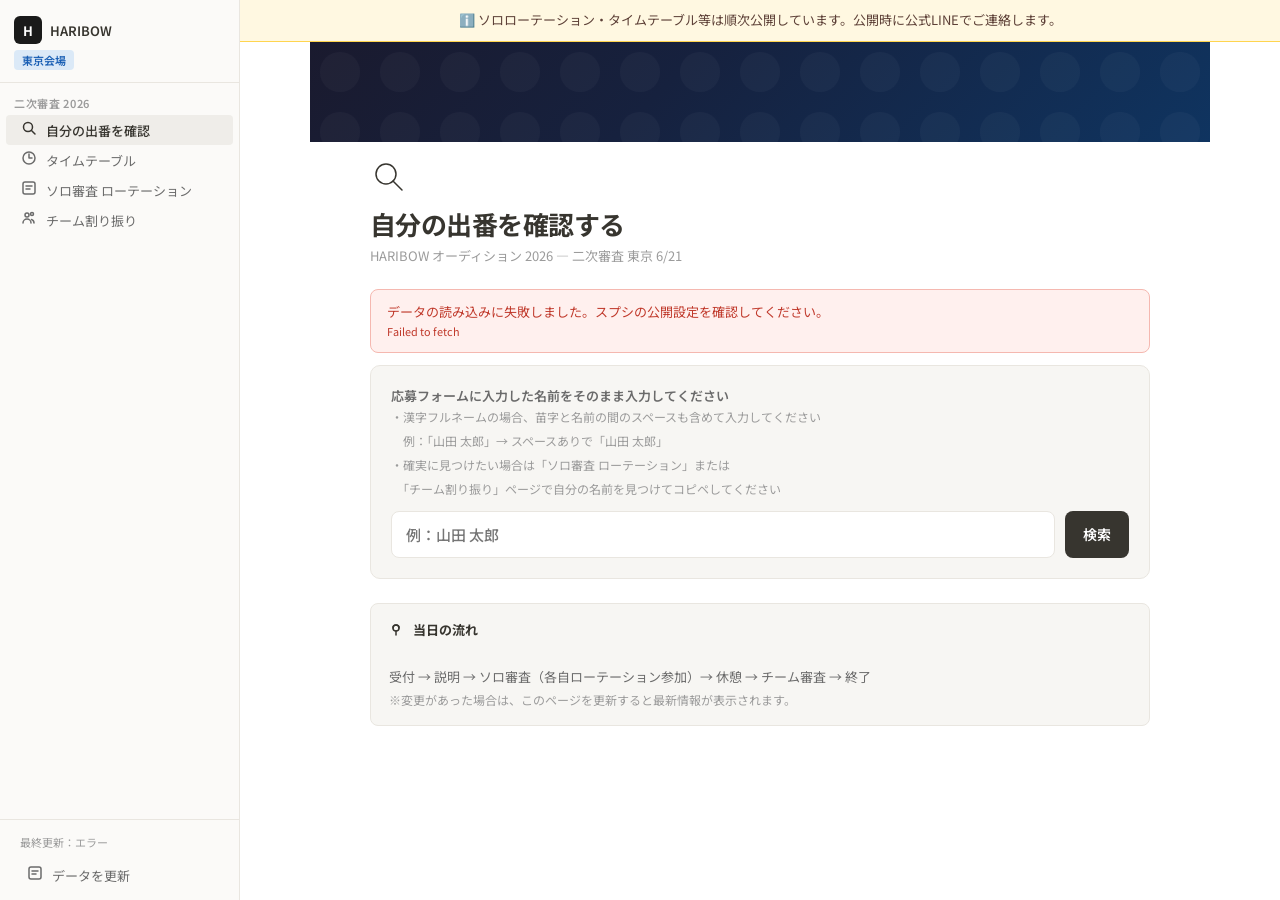
<file: tokyo.html>
<!DOCTYPE html>
<html lang="ja">
<head>
<meta charset="UTF-8">
<meta name="viewport" content="width=device-width, initial-scale=1.0">
<title>HARIBOW オーディション 2026</title>
<script>window.VENUE_KEY='tokyo';</script>
<link rel="stylesheet" href="common.css">
</head>
<body>

<!-- ─── SIDEBAR ─── -->
<div class="sidebar">
  <div class="sidebar-header">
    <div class="workspace-row">
      <div class="workspace-icon">H</div>
      <div class="workspace-name">HARIBOW</div>
    </div>
    <div class="venue-badge" id="venueBadge">会場</div>
  </div>
  <div class="sidebar-section">
    <div class="sidebar-label">二次審査 2026</div>
    <div class="sidebar-item active" onclick="showPage('search',this)"><span class="icon"><svg width="16" height="16" viewBox="0 0 16 16" fill="none" stroke="currentColor" stroke-width="1.5" stroke-linecap="round" stroke-linejoin="round"><circle cx="7" cy="7" r="4.5"/><line x1="10.5" y1="10.5" x2="14" y2="14"/></svg></span> 自分の出番を確認</div>
    <div class="sidebar-item" onclick="showPage('timetable',this)"><span class="icon"><svg width="16" height="16" viewBox="0 0 16 16" fill="none" stroke="currentColor" stroke-width="1.5" stroke-linecap="round" stroke-linejoin="round"><circle cx="8" cy="8" r="6"/><polyline points="8,4 8,8 11,8"/></svg></span> タイムテーブル</div>
    <div class="sidebar-item" onclick="showPage('rotation',this)"><span class="icon"><svg width="16" height="16" viewBox="0 0 16 16" fill="none" stroke="currentColor" stroke-width="1.5" stroke-linecap="round" stroke-linejoin="round"><rect x="2" y="2" width="12" height="12" rx="2"/><line x1="5" y1="6" x2="11" y2="6"/><line x1="5" y1="9" x2="9" y2="9"/></svg></span> ソロ審査 ローテーション</div>
    <div class="sidebar-item" onclick="showPage('team',this)"><span class="icon"><svg width="16" height="16" viewBox="0 0 16 16" fill="none" stroke="currentColor" stroke-width="1.5" stroke-linecap="round" stroke-linejoin="round"><circle cx="6" cy="5" r="2"/><path d="M2 13c0-2.2 1.8-4 4-4s4 1.8 4 4"/><circle cx="11" cy="4" r="1.5"/><path d="M13 13c0-1.7-1-3-2.5-3.5"/></svg></span> チーム割り振り</div>
  </div>
  <div class="sidebar-bottom">
    <div class="last-updated">最終更新：<span id="lastUpdated">読み込み中...</span></div>
    <div class="sidebar-item" onclick="reloadData()" style="margin-top:4px"><span class="icon"><svg width="16" height="16" viewBox="0 0 16 16" fill="none" stroke="currentColor" stroke-width="1.5" stroke-linecap="round" stroke-linejoin="round"><rect x="2" y="2" width="12" height="12" rx="2"/><line x1="5" y1="6" x2="11" y2="6"/><line x1="5" y1="9" x2="9" y2="9"/></svg></span> データを更新</div>
  </div>
</div>

<!-- ─── MAIN ─── -->
<div class="main">

<!-- 公開状況バナー -->
<div style="background:#fff8e1;border-bottom:1px solid #ffd54f;padding:10px 16px;font-size:13px;color:#5d4037;line-height:1.6;text-align:center">
  ℹ️ ソロローテーション・タイムテーブル等は順次公開しています。公開時に公式LINEでご連絡します。
</div>

<!-- 自分の出番確認 -->
<div id="page-search" class="page active">
  <div class="page-cover"></div>
  <div class="page-emoji"><svg width="36" height="36" viewBox="0 0 36 36" fill="none" stroke="#37352f" stroke-width="1.5" stroke-linecap="round" stroke-linejoin="round"><circle cx="16" cy="16" r="10"/><line x1="23" y1="23" x2="32" y2="32"/></svg></div>
  <div class="page-title">自分の出番を確認する</div>
  <div class="page-subtitle" id="search-subtitle">HARIBOW オーディション 2026 — 二次審査</div>

  <div id="venueInfoBlock">
    <div class="loading"><div class="spinner"></div>会場情報を読み込み中...</div>
  </div>

  <div class="search-section">
    <div class="search-title">
      応募フォームに入力した名前をそのまま入力してください<br>
      <span style="font-size:12px;font-weight:400;color:var(--text3);line-height:2">
        ・漢字フルネームの場合、苗字と名前の間のスペースも含めて入力してください<br>
        　例：「山田 太郎」→ スペースありで「山田 太郎」<br>
        ・確実に見つけたい場合は「ソロ審査 ローテーション」または<br>
        　「チーム割り振り」ページで自分の名前を見つけてコピペしてください
      </span>
    </div>
    <div class="search-row">
      <input class="search-input" id="nameInput" type="text" placeholder="例：山田 太郎" oninput="searchName()">
      <button class="search-btn" onclick="searchName()">検索</button>
    </div>
    <div id="searchResult"></div>
  </div>

  <div style="background:var(--bg2);border:1px solid var(--border);border-radius:8px;padding:14px 18px;font-size:13px;color:var(--text2);line-height:1.8">
    <strong style="color:var(--text);display:flex;align-items:center;gap:6px"><svg width="14" height="14" viewBox="0 0 14 14" fill="none" stroke="currentColor" stroke-width="1.5" stroke-linecap="round" stroke-linejoin="round" style="display:inline;vertical-align:middle;margin-right:4px"><circle cx="7" cy="6" r="3"/><path d="M7 9v4M4 6a3 3 0 0 1 6 0"/></svg>当日の流れ</strong><br>
    受付 → 説明 → ソロ審査（各自ローテーション参加）→ 休憩 → チーム審査 → 終了<br>
    <span style="font-size:12px;color:var(--text3)">※変更があった場合は、このページを更新すると最新情報が表示されます。</span>
  </div>
</div>

<!-- タイムテーブル -->
<div id="page-timetable" class="page">
  <div class="page-cover"></div>
  <div class="page-emoji"><svg width="36" height="36" viewBox="0 0 36 36" fill="none" stroke="#37352f" stroke-width="1.5" stroke-linecap="round" stroke-linejoin="round"><circle cx="18" cy="18" r="13"/><polyline points="18,9 18,18 24,18"/></svg></div>
  <div class="page-title">タイムテーブル</div>
  <div class="page-subtitle" id="timetable-subtitle">読み込み中...</div>
  <div id="timetableBlock"><div class="loading"><div class="spinner"></div>読み込み中...</div></div>
</div>

<!-- ローテーション -->
<div id="page-rotation" class="page">
  <div class="page-cover"></div>
  <div class="page-emoji"><svg width="36" height="36" viewBox="0 0 36 36" fill="none" stroke="#37352f" stroke-width="1.5" stroke-linecap="round" stroke-linejoin="round"><rect x="4" y="4" width="28" height="28" rx="4"/><line x1="10" y1="13" x2="26" y2="13"/><line x1="10" y1="19" x2="22" y2="19"/><line x1="10" y1="25" x2="18" y2="25"/></svg></div>
  <div class="page-title">ソロ審査 ローテーション表</div>
  <div class="page-subtitle">名前は「自分の出番確認」タブから検索できます</div>
  <div style="font-size:12px;color:var(--text2);background:var(--bg2);border:1px solid var(--border);border-radius:6px;padding:8px 12px;margin:0 0 12px;display:inline-block">
    💡 三倍ロープのターナーには「前」「後」の担当が表示されます
  </div>
  <div id="rotationBlock"><div class="loading"><div class="spinner"></div>読み込み中...</div></div>
</div>

<!-- チーム -->
<div id="page-team" class="page">
  <div class="page-cover"></div>
  <div class="page-emoji"><svg width="36" height="36" viewBox="0 0 36 36" fill="none" stroke="#37352f" stroke-width="1.5" stroke-linecap="round" stroke-linejoin="round"><circle cx="14" cy="12" r="5"/><path d="M4 30c0-5.5 4.5-10 10-10s10 4.5 10 10"/><circle cx="26" cy="10" r="4"/><path d="M32 30c0-4.4-2.7-8-6.5-9.5"/></svg></div>
  <div class="page-title">チーム割り振り</div>
  <div class="page-subtitle">チーム割り振りは当日公開されます。当日変更がある場合もここを確認してください</div>
  <div id="teamBlock"><div class="loading"><div class="spinner"></div>読み込み中...</div></div>
</div>

</div><!-- /main -->

<script src="common.js"></script>
</body>
</html>
</file>
<file: common.css>
@import url('https://fonts.googleapis.com/css2?family=Noto+Sans+JP:wght@400;500;600;700&family=DM+Mono:wght@400;500&display=swap');
*{box-sizing:border-box;margin:0;padding:0}
:root{
  --bg:#ffffff;--bg2:#f7f6f3;--bg3:#efede9;--border:#e9e6e0;
  --text:#37352f;--text2:#6b6b6b;--text3:#9b9b9b;
  --accent:#2eaadc;--sidebar:#fbfaf8;--sidebar-hover:#efede9;
  --tag-bg:#e8e4dc;
}
body{font-family:'Noto Sans JP',sans-serif;font-size:14px;color:var(--text);background:var(--bg);min-height:100vh;display:flex}

/* ─── SIDEBAR ─── */
.sidebar{width:240px;min-width:240px;background:var(--sidebar);border-right:1px solid var(--border);display:flex;flex-direction:column;height:100vh;position:sticky;top:0;overflow-y:auto}
.sidebar-header{padding:16px 14px 12px;border-bottom:1px solid var(--border)}
.workspace-icon{width:28px;height:28px;background:#1a1a1a;border-radius:6px;display:flex;align-items:center;justify-content:center;color:#fff;font-size:13px;font-weight:700}
.workspace-row{display:flex;align-items:center;gap:8px;margin-bottom:6px}
.workspace-name{font-size:13px;font-weight:600}
.venue-badge{font-size:11px;font-weight:600;padding:2px 8px;border-radius:4px;background:#dbe9f7;color:#1a5fb4;width:fit-content}
.sidebar-section{padding:8px 0}
.sidebar-label{font-size:11px;font-weight:600;color:var(--text3);padding:4px 14px;letter-spacing:.06em;text-transform:uppercase}
.sidebar-item{display:flex;align-items:center;gap:8px;padding:5px 14px;cursor:pointer;font-size:13px;color:var(--text2);border-radius:4px;margin:0 6px;transition:background .1s}
.sidebar-item:hover{background:var(--sidebar-hover);color:var(--text)}
.sidebar-item.active{background:var(--sidebar-hover);color:var(--text);font-weight:500}
.sidebar-item .icon{font-size:14px;width:18px;text-align:center;flex-shrink:0}
.sidebar-bottom{margin-top:auto;border-top:1px solid var(--border);padding:10px 6px}
.last-updated{font-size:11px;color:var(--text3);padding:4px 14px;line-height:1.6}

/* ─── MAIN ─── */
.main{flex:1;overflow-y:auto;min-width:0}
.page{display:none;padding:40px 60px 80px;max-width:900px;margin:0 auto}
.page.active{display:block}
.page-cover{height:100px;background:linear-gradient(135deg,#1a1a2e 0%,#16213e 40%,#0f3460 100%);margin:-40px -60px 0;position:relative;overflow:hidden}
.page-cover::after{content:'';position:absolute;inset:0;background:url("data:image/svg+xml,%3Csvg width='60' height='60' viewBox='0 0 60 60' xmlns='http://www.w3.org/2000/svg'%3E%3Cg fill='none'%3E%3Cg fill='%23ffffff' fill-opacity='0.03'%3E%3Ccircle cx='30' cy='30' r='20'/%3E%3C/g%3E%3C/g%3E%3C/svg%3E")}
.page-emoji{margin:16px 0 10px;line-height:1;display:block}
.page-title{font-size:26px;font-weight:700;color:var(--text);margin-bottom:4px;letter-spacing:-.02em}
.page-subtitle{font-size:13px;color:var(--text3);margin-bottom:24px}

/* ─── LOADING ─── */
.loading{display:flex;align-items:center;gap:10px;padding:20px;color:var(--text3);font-size:13px}
.spinner{width:18px;height:18px;border:2px solid var(--border);border-top-color:var(--text);border-radius:50%;animation:spin .7s linear infinite;flex-shrink:0}
@keyframes spin{to{transform:rotate(360deg)}}
.error-box{background:#fff0ee;border:.5px solid #f5b8b0;border-radius:8px;padding:12px 16px;font-size:13px;color:#c0392b;margin:12px 0}
.empty-box{background:var(--bg2);border:.5px solid var(--border);border-radius:8px;padding:20px;font-size:13px;color:var(--text3);text-align:center}

/* ─── VENUE INFO ─── */
.venue-grid{display:grid;grid-template-columns:1fr 1fr;gap:8px;margin-bottom:20px}
.venue-row{display:flex;align-items:flex-start;gap:10px;padding:10px 14px;background:var(--bg2);border-radius:8px;font-size:13px}
.venue-key{color:var(--text3);width:80px;flex-shrink:0;font-size:12px;padding-top:1px}
.venue-val{color:var(--text);font-weight:500;line-height:1.5}

/* ─── SEARCH ─── */
.search-section{background:var(--bg2);border:1px solid var(--border);border-radius:10px;padding:20px;margin-bottom:24px}
.search-title{font-size:13px;font-weight:600;color:var(--text2);margin-bottom:10px}
.search-row{display:flex;flex-direction:column;gap:10px}
.search-input{width:100%;font-size:15px;font-weight:500;padding:12px 14px;border-radius:8px;border:1.5px solid var(--border);background:#fff;color:var(--text);font-family:inherit;outline:none;transition:border .15s}
.search-input:focus{border-color:#2eaadc}
.search-btn{width:100%;padding:12px 18px;border-radius:8px;background:var(--text);color:#fff;border:none;font-size:14px;font-weight:600;cursor:pointer;font-family:inherit}
.search-btn:hover{background:#555}
@media(min-width:500px){
  .search-row{flex-direction:row}
  .search-input{flex:1;width:auto}
  .search-btn{width:auto}
}
.result-card{background:#fff;border:1px solid var(--border);border-radius:10px;overflow:hidden;margin-top:16px;animation:fadeIn .2s ease}
@keyframes fadeIn{from{opacity:0;transform:translateY(4px)}to{opacity:1;transform:none}}
.result-header{padding:14px 18px;background:var(--bg2);border-bottom:1px solid var(--border);display:flex;align-items:center;gap:10px;flex-wrap:wrap}
.result-name{font-size:16px;font-weight:700}
.result-section{padding:14px 18px}
.result-section-title{font-size:11px;font-weight:600;color:var(--text3);letter-spacing:.06em;text-transform:uppercase;margin-bottom:10px}
.result-rows{display:flex;flex-direction:column;gap:6px}
.result-row{display:flex;align-items:center;gap:10px;padding:8px 12px;background:var(--bg2);border-radius:7px;font-size:13px}
.rot-num{font-family:'DM Mono',monospace;font-size:11px;font-weight:500;color:var(--text3);width:52px;flex-shrink:0}
.role-chip{font-size:11px;font-weight:600;padding:2px 8px;border-radius:20px;border:.5px solid;white-space:nowrap;flex-shrink:0}
.chip-jumper{background:#fff0ee;border-color:#f5b8b0;color:#c0392b}
.chip-turner{background:#eef4ff;border-color:#b0c8f5;color:#1a5fb4}
.skill-tag{font-size:11px;font-weight:600;padding:2px 9px;border-radius:20px;border:.5px solid}
.team-chip{font-size:12px;font-weight:700;padding:3px 12px;border-radius:6px;background:#1a1a1a;color:#fff}
.result-divider{border:none;border-top:1px solid var(--border);margin:12px 0}
.no-result{text-align:center;padding:24px;color:var(--text3);font-size:13px}

/* ─── TIMETABLE ─── */
.timeline{position:relative;padding-left:88px}
.timeline::before{content:'';position:absolute;left:58px;top:0;bottom:0;width:1px;background:var(--border)}
.tl-item{position:relative;margin-bottom:12px}
.tl-time{position:absolute;left:-88px;top:6px;font-family:'DM Mono',monospace;font-size:11px;color:var(--text3);width:72px;text-align:right;line-height:1}
.tl-dot{position:absolute;left:-65px;top:8px;width:10px;height:10px;border-radius:50%;background:#fff;border:2px solid var(--border)}
.tl-dot.active{border-color:var(--text);background:var(--text)}
.tl-dot.break{border-color:#d9730d;background:#d9730d}
.tl-dot.team{border-color:#6940a5;background:#6940a5}
.tl-content{background:var(--bg2);border:.5px solid var(--border);border-radius:8px;padding:10px 14px}
.tl-title{font-size:13px;font-weight:600;margin-bottom:2px}
.tl-detail{font-size:12px;color:var(--text2)}
.tl-tags{display:flex;gap:6px;flex-wrap:wrap;margin-top:6px}
.tl-tag{font-size:11px;padding:1px 8px;border-radius:4px;background:var(--tag-bg);color:var(--text2)}

/* ─── ROTATION ─── */
.rot-card{border:.5px solid var(--border);border-radius:8px;margin-bottom:8px;overflow:hidden}
.rot-header{display:flex;align-items:center;gap:12px;padding:8px 14px;background:var(--bg2);border-bottom:.5px solid var(--border);flex-wrap:wrap}
.rot-header-num{font-family:'DM Mono',monospace;font-size:12px;font-weight:500;color:var(--text3);width:52px}
.rot-body{display:grid}
.court-block{padding:10px 14px;border-right:.5px solid var(--border)}
.court-block:last-child{border-right:none}
.court-lbl{font-size:10px;font-weight:600;color:var(--text3);letter-spacing:.06em;margin-bottom:6px}
.court-field{display:flex;align-items:center;gap:6px;font-size:12px;margin-bottom:4px}
.court-key{color:var(--text3);width:56px;flex-shrink:0;font-size:11px}
.judge-sep{margin-top:6px;padding-top:6px;border-top:.5px dashed #ececec}

/* ─── TEAM ─── */
.team-grid{display:grid;grid-template-columns:repeat(auto-fill,minmax(260px,1fr));gap:14px}
.team-card{border:.5px solid var(--border);border-radius:10px;overflow:hidden}
.team-card-header{padding:10px 14px;display:flex;align-items:center;justify-content:space-between;border-bottom:.5px solid var(--border)}
.team-card-name{font-size:14px;font-weight:700}
.team-card-body{padding:10px 14px}
.team-member-row{display:flex;align-items:center;gap:8px;padding:6px 0;border-bottom:.5px solid var(--border);font-size:13px}
.team-member-row:last-child{border-bottom:none}
.member-name{font-weight:500;min-width:70px}
.member-pills{display:flex;flex-wrap:wrap;gap:4px}
.member-pill{font-size:10px;font-weight:600;padding:1px 6px;border-radius:20px;border:.5px solid}

/* ─── SKILL COLORS ─── */
.sk-basic{background:#FAECE7;border-color:#F0997B;color:#993C1D}
.sk-harry{background:#FAEEDA;border-color:#FAC775;color:#854F0B}
.sk-speed{background:#E6F1FB;border-color:#85B7EB;color:#185FA5}
.sk-floor{background:#EAF3DE;border-color:#97C459;color:#3B6D11}
.sk-acro{background:#EEEDFE;border-color:#AFA9EC;color:#3C3489}
.sk-rope{background:#E1F5EE;border-color:#5DCAA5;color:#0F6E56}

/* ─── RESPONSIVE ─── */
@media(max-width:700px){
  body{flex-direction:column}
  .sidebar{width:100%;height:auto;min-width:0;position:static;border-right:none;border-bottom:1px solid var(--border)}
  .sidebar-header{padding:12px}
  .sidebar-section{display:flex;flex-direction:row;padding:4px 0;overflow-x:auto}
  .sidebar-label{display:none}
  .sidebar-item{white-space:nowrap;margin:0 2px}
  .sidebar-bottom{display:none}
  .page{padding:20px 16px 60px}
  .page-cover{margin:-20px -16px 0}
  .venue-grid{grid-template-columns:1fr}
  /* スマホでは複数コートを縦積みにする（案A） */
  .rot-body{grid-template-columns:1fr !important}
  .court-block{border-right:none;border-bottom:.5px solid var(--border)}
  .court-block:last-child{border-bottom:none}
  /* チームメンバー行：スマホでは名前とスキルを縦2段に */
  .team-member-row{flex-wrap:wrap;row-gap:4px}
  .member-name{min-width:auto}
  .member-pills{width:100%;margin-top:2px}
  .member-pill{font-size:11px;padding:2px 8px}
}
</file>
